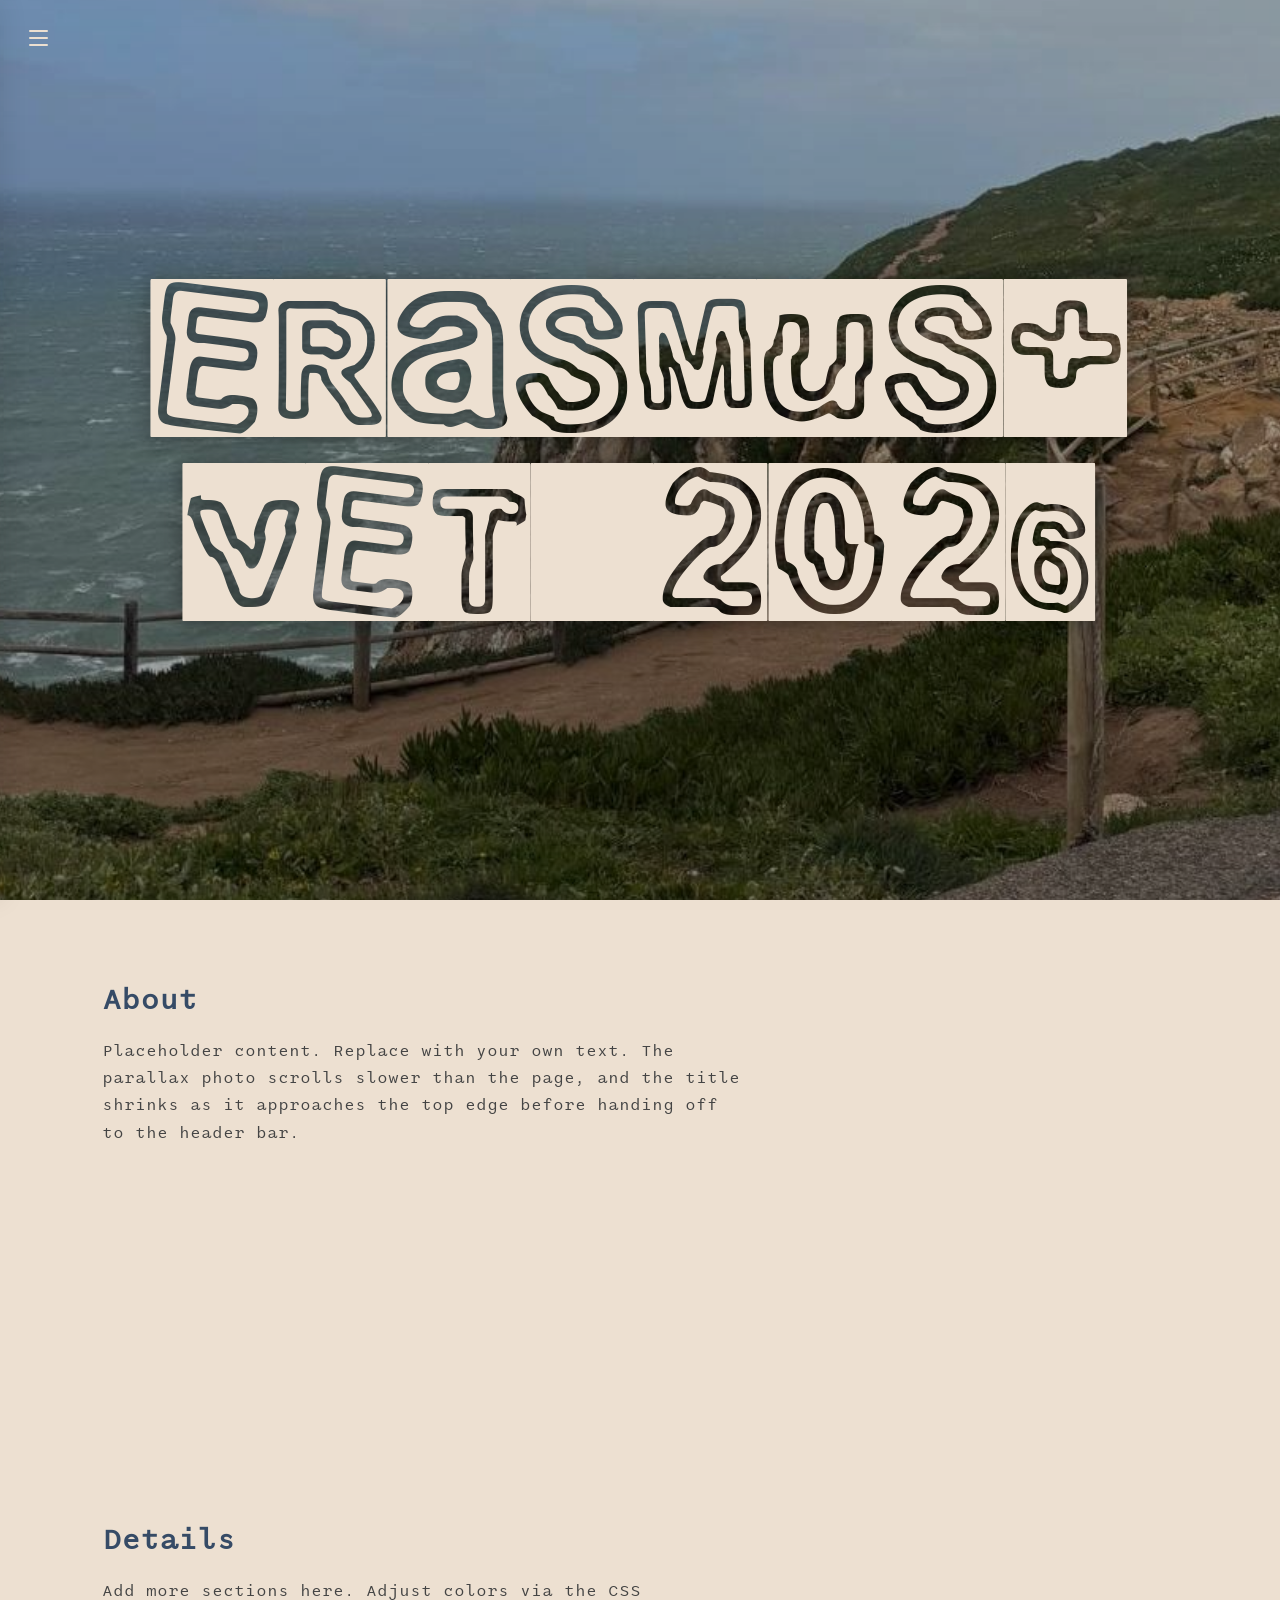
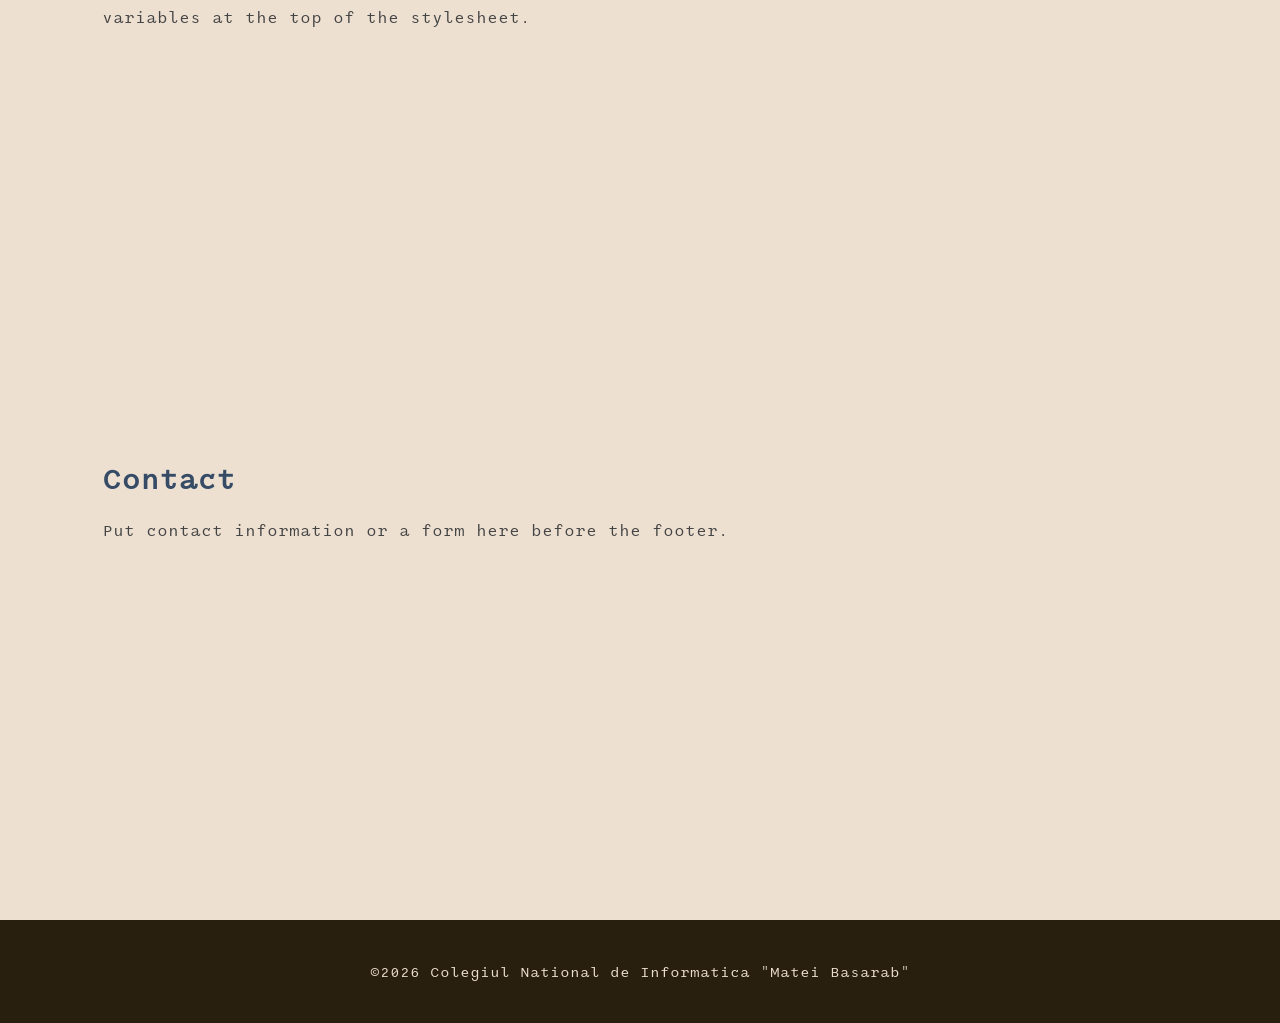
<file: index.html>
<!DOCTYPE html>
<html>

<head>
<meta charset="UTF-8">
<meta name="viewport" content="width=device-width, initial-scale=1.0">
<link rel="stylesheet" href="style.css">  
<title>Erasmus+ VET 2026</title>
</head>

<body>

  <header-nav></header-nav>


  
  <main>
    
    <div class="header-bar" id="headerBar">
      <h1>Erasmus+ VET 2026</h1>
    </div>

    <section class="hero" id="hero">
      <div class="hero-bg" id="heroBg" style="transform: translateY(0px); background: url(assets/cabo_de_roca1.jpg) center/cover no-repeat;"></div>  <!-- HERO background image added here -->
      <div class="hero-title-wrapper">
        <h1 class="hero-title" id="heroTitle" style="opacity: 1; font-size: 45.7px;">ERASMUS+ VET 2026</h1>
      </div>
    </section>

    <section class="section">
      <h2>About</h2>
      <p>Placeholder content. Replace with your own text. The parallax photo scrolls slower than the page, and the title shrinks as it approaches the top edge before handing off to the header bar.</p>
    </section>

    <section class="section">
      <h2>Details</h2>
      <p>Add more sections here. Adjust colors via the CSS variables at the top of the stylesheet.</p>
    </section>

    <section class="section">
      <h2>Contact</h2>
      <p>Put contact information or a form here before the footer.</p>
    </section>
    
  </main>











  <site-footer></site-footer>
  <script src="script.js"></script>

</body>

</html>
</file>
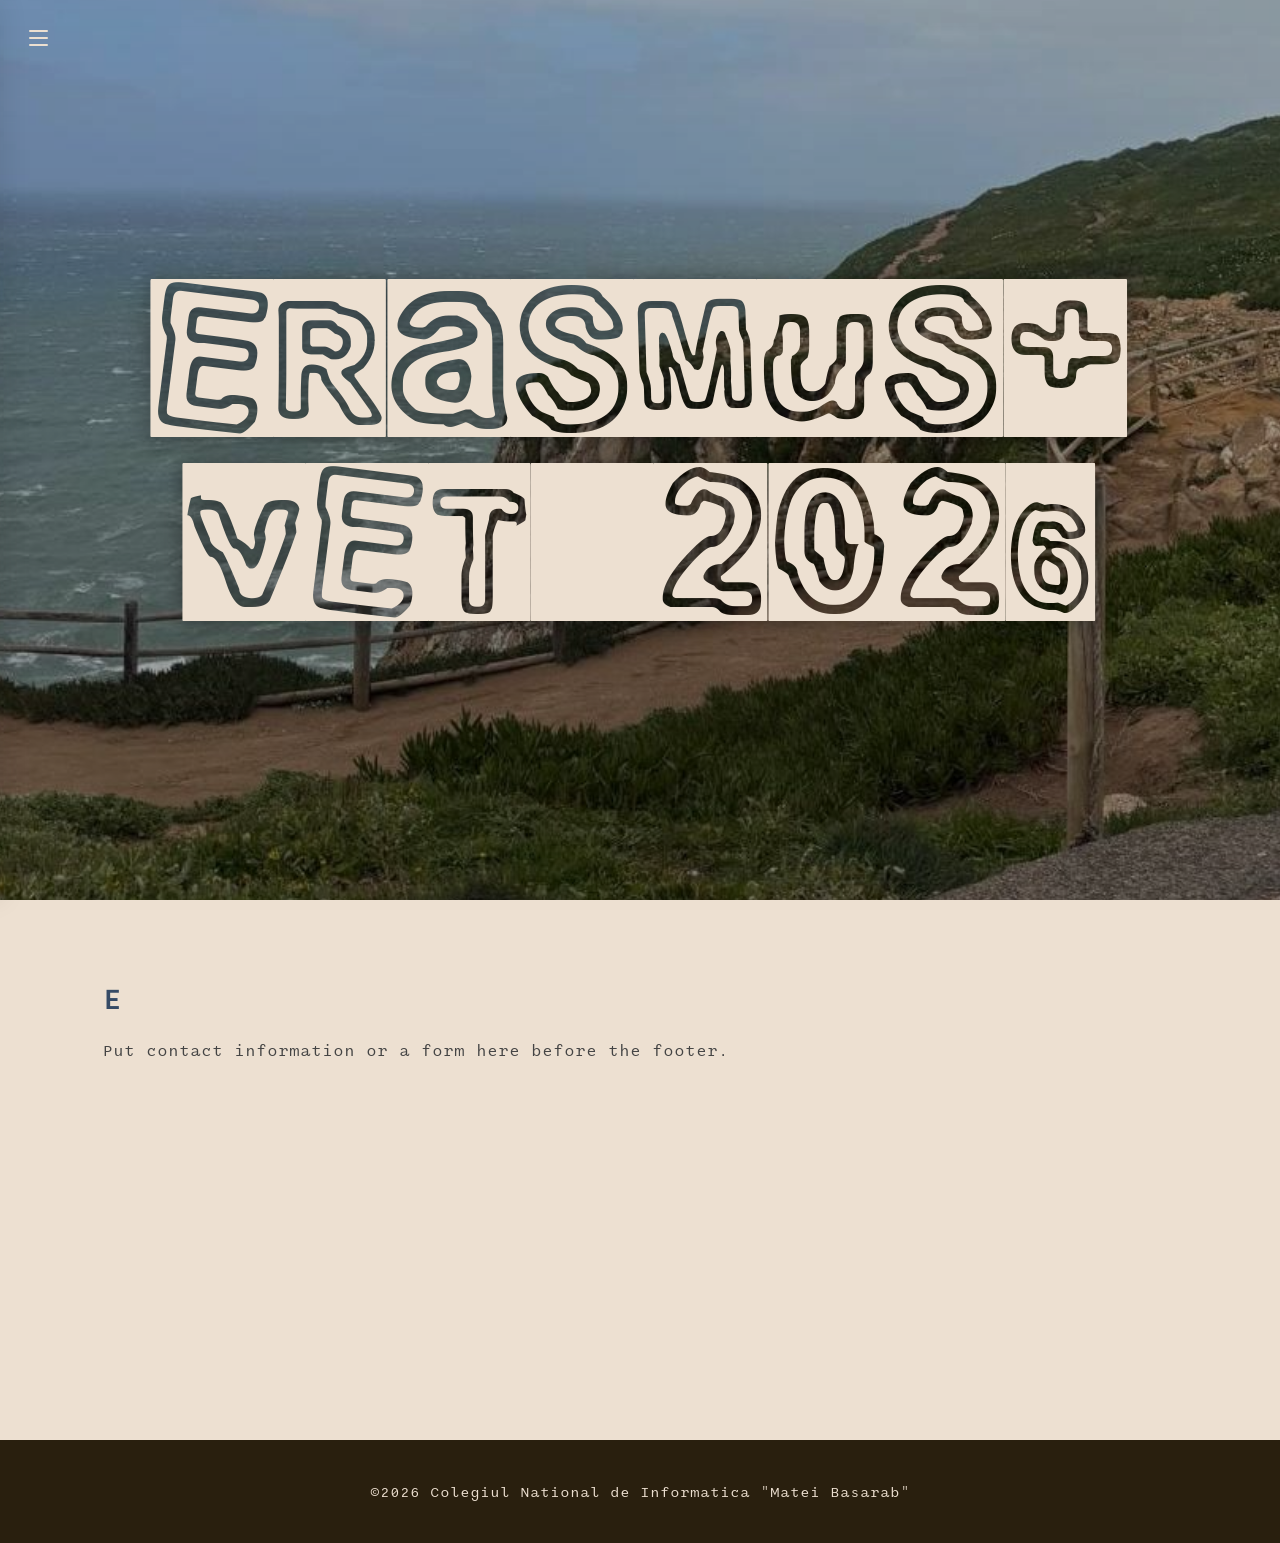
<file: diseminare/radio.html>
<!DOCTYPE html>
<html>

<head>
<meta charset="UTF-8">
<meta name="viewport" content="width=device-width, initial-scale=1.0">
<base href="../">  <!-- CHANGE THIS TO THE CORRECT BASE URL , based on the layer of the folder -->
<link rel="stylesheet" href="style.css">
<title>Erasmus+ VET 2026</title>
</head>

<body>

  <header-nav></header-nav>



  <main>
    
    <div class="header-bar" id="headerBar">
      <h1>Erasmus+ VET 2026</h1>
    </div>

    <section class="hero" id="hero">
      <div class="hero-bg" id="heroBg" style="transform: translateY(0px); background: url(assets/cabo_de_roca1.jpg) center/cover no-repeat;"></div>  <!-- HERO background image added here -->
      <div class="hero-title-wrapper">
        <h1 class="hero-title" id="heroTitle" style="opacity: 1; font-size: 45.7px;">ERASMUS+ VET 2026</h1>
      </div>
    </section>

    <section class="section">
      <h2>E</h2>
      <p>Put contact information or a form here before the footer.</p>
    
  </main>











  <site-footer></site-footer>

  <script src="script.js"></script>

</body>

</html>
</file>
<file: style.css>
@font-face {
  font-family: mainframe;
  src: url(assets/Mainframe-Regular.ttf);
}

@font-face {
  font-family: strarat;
  src: url(assets/strarat.ttf);
}

@font-face {
  font-family: epunk;
  src: url("assets/electric-punk.otf") format("opentype");
}

:root {
    --sidebar-w: 240px;
    --header-h: 80px;
    --bg: #EDE0D1;
    --ink: #291F0E;
    --accent: #364B66;
    --card: #f7eee1;
    --line: #ede0d1;
  }
  * { margin: 0; padding: 0; box-sizing: border-box; }
  body {
    font-family: mainframe;
    background: var(--bg);
    color: var(--ink);
    overflow-x: hidden;
  }

  /* ---------- MENU ICON ---------- */
  .menu-icon {
    position: fixed;
    top: 16px;
    left: 16px;
    z-index: 1000;
    width: 44px;
    height: 44px;
    background-color: transparent;
    cursor: pointer;
    display: flex;
    border: none;
    flex-direction: column;
    align-items: center;
    justify-content: center;
    gap: 5px;
    transition: transform 0.2s ease;
  }
  .menu-icon:hover { transform: scale(1.06);}
  .menu-icon span {
    display: block;
    width: 19px;
    height: 2px;
    background: var(--line);
    border-radius: 2px;
    transition: transform 0.3s ease, opacity 0.3s ease;
  }
  .menu-icon.open span:nth-child(1) { transform: translateY(7px) rotate(45deg); background: var(--ink); }
  .menu-icon.open span:nth-child(2) { opacity: 0; }
  .menu-icon.open span:nth-child(3) { transform: translateY(-7px) rotate(-45deg); background: var(--ink)}





  
  /* ---------- SIDEBAR (flyout style) ---------- */
  .sidebar {
    position: fixed;
    top: 0;
    left: 0;
    height: 100vh;
    width: var(--sidebar-w);
    background: var(--card);
    border-right: 1px solid var(--line);
    z-index: 900;
    transform: translateX(-100%);
    transition: transform 0.35s cubic-bezier(0.4, 0, 0.2, 1);
    overflow: visible;
    box-shadow: 4px 0 24px rgba(0,0,0,0.08);
  }
  .sidebar.expanded { transform: translateX(0); }
  .nav-list { list-style: none; padding-top: 72px; }
  .nav-item > button {
    display: flex;
    align-items: center;
    justify-content: space-between;
    width: 100%;
    padding: 14px 20px;
    background: none;
    border: none;
    font-family: inherit;
    font-size: 1rem;
    color: var(--ink);
    cursor: pointer;
    text-align: left;
    border-bottom: 1px solid var(--line);
    transition: background 0.2s;
  }
  .nav-item > button:hover { background: var(--bg); }
  .nav-arrow {
    font-size: 0.7rem;
    transition: transform 0.3s ease;
    color: var(--accent);
  }
  .nav-item.hovered > button .nav-arrow { transform: rotate(90deg); }
  .sub-list {
    list-style: none;
    position: absolute;
    left: 100%;
    top: 0;
    min-width: 200px;
    background: var(--card);
    border: 1px solid var(--line);
    border-left: none;
    box-shadow: 4px 4px 16px rgba(0,0,0,0.08);
    opacity: 0;
    visibility: hidden;
    transform: translateX(-8px);
    transition: opacity 0.25s ease, transform 0.25s ease, visibility 0.25s;
    z-index: 910;
  }
  .nav-item { position: relative; }
  .nav-item.hovered > .sub-list {
    opacity: 1;
    visibility: visible;
    transform: translateX(0);
  }
  .sub-list li > button {
    display: flex;
    align-items: center;
    justify-content: space-between;
    width: 100%;
    padding: 12px 18px;
    background: none;
    border: none;
    font-family: inherit;
    font-size: 0.92rem;
    color: #555;
    cursor: pointer;
    text-align: left;
    border-bottom: 1px solid var(--line);
    transition: background 0.2s, color 0.2s;
  }
  .sub-list li > button:hover { background: var(--bg); color: var(--ink); }
  .sub-list .nav-arrow { font-size: 0.65rem; }
  .sub-item { position: relative; }
  .sub-item.hovered > button .nav-arrow { transform: rotate(90deg); }
  .subsub-list {
    list-style: none;
    position: absolute;
    left: 100%;
    top: 0;
    min-width: 180px;
    background: var(--card);
    border: 1px solid var(--line);
    border-left: none;
    box-shadow: 4px 4px 16px rgba(0,0,0,0.08);
    opacity: 0;
    visibility: hidden;
    transform: translateX(-8px);
    transition: opacity 0.25s ease, transform 0.25s ease, visibility 0.25s;
    z-index: 920;
  }
  .sub-item.hovered > .subsub-list {
    opacity: 1;
    visibility: visible;
    transform: translateX(0);
  }
  .subsub-list li > a {
    display: block;
    padding: 10px 16px;
    font-size: 0.85rem;
    color: #777;
    text-decoration: none;
    border-bottom: 1px solid var(--line);
    transition: color 0.2s, background 0.2s;
  }
  .subsub-list li > a:hover { color: var(--accent); background: var(--bg); }
  nav button a {
    text-decoration: none;
    color: inherit;
  }








  /* ---------- HERO WITH PARALLAX ---------- */
  .hero {
    position: relative;
    height: 100vh;
    overflow: hidden;
    display: flex;
    align-items: center;
    justify-content: center;
  }
  .hero-bg {
    position: absolute;
    inset: -20% 0;
    will-change: transform;
  }
  .hero::after {
    content: '';
    position: absolute;
    inset: 0;
    background: linear-gradient(to bottom, rgba(0,0,0,0.2), rgba(0,0,0,0.4));
    z-index: 1;
  }
  .hero-title-wrapper {
    position: sticky;
    top: 0;
    z-index: 2;
    display: flex;
    align-items: center;
    justify-content: center;
    width: 100%;
    height: 100vh;
    pointer-events: none;
  }
  .hero-title {
    color: var(--bg);
    font-family: epunk;
    font-size: 10rem;
    font-weight: normal;
    letter-spacing: 0.02em;
    text-align: center;
    padding: 0 20px;
    text-shadow: 0 2px 20px rgba(0,0,0,0.4);
    transition: font-size 0.1s linear, letter-spacing 0.1s linear;
    will-change: font-size;
  }
  .header-bar {
    position: fixed;
    top: 0;
    left: 0;
    right: 0;
    height: var(--header-h);
    background: var(--accent);
    backdrop-filter: blur(8px);
    border-bottom: 1px solid var(--line);
    z-index: 800;
    display: flex;
    align-items: center;
    justify-content: left;
    padding-left: 3.6rem;
    padding-bottom: 0.3rem;
    opacity: 0;
    transform: translateY(-100%);
    transition: opacity 0.3s ease, transform 0.3s ease;
    pointer-events: none;
  }
  .header-bar.visible {
    opacity: 1;
    transform: translateY(0);
    pointer-events: auto;
  }
  .header-bar h1 {
    font-size: 1.6rem;
    font-weight: normal;
    letter-spacing: 0.03em;
    color: var(--line);
  }
  .section {
    min-height: 60vh;
    padding: 80px 8%;
    border-bottom: 1px solid var(--line);
  }
  .section h2 {
    font-size: 1.8rem;
    margin-bottom: 20px;
    color: var(--accent);
  }
  .section p {
    max-width: 640px;
    line-height: 1.7;
    color: #444;
  }

  /* ---------- FOOTER ---------- */
  footer {
    background: var(--ink);
    color: var(--bg);
    padding: 40px 8%;
    text-align: center;
    font-size: 0.9rem;
    line-height: 1.6;
  }
  footer a { color: var(--accent); text-decoration: none; }
  footer a:hover { text-decoration: underline; }


/* ---------- REZOLVARE MOBIL (DOAR CSS) ---------- */
@media (max-width: 768px) {

  .sidebar {
    width: 85vw;
    max-height: 100vh;
    max-height: 100dvh;
    overflow-y: auto !important;
    -webkit-overflow-scrolling: touch;
  }
  .nav-list {
    padding-bottom: 60px; 
  }


/*   
  .sub-list,
  .subsub-list {
    position: static !important; 
    left: auto !important;
    top: auto !important;
    width: 100% !important;
    min-width: 100% !important;
    box-shadow: none !important;
    border: none !important;
    border-left: 2px solid var(--accent); 
    background: rgba(0, 0, 0, 0.03);
    display: none !important;
    opacity: 1 !important;
    visibility: visible !important;
    transform: none !important;
  }
  .subsub-list {
    background: rgba(0, 0, 0, 0.06);
  }
  .nav-item.hovered > .sub-list,
  .sub-item.hovered > .subsub-list {
    display: block !important;
  }
  .nav-item:focus-within > .sub-list,
  .sub-item:focus-within > .subsub-list {
    display: block !important;
  } */


  .sub-list,
  .subsub-list {
    position: static !important;
    width: 100% !important;
    box-shadow: none !important;
    border: none !important;
    border-left: 2px solid var(--accent);
    background: rgba(0, 0, 0, 0.03);
    
    display: none !important; /* Se ascund implicit */
    opacity: 1 !important;
    visibility: visible !important;
    transform: none !important;
  }

  .subsub-list {
    background: rgba(0, 0, 0, 0.06);
  }

  /* Afișăm submeniul DOAR dacă părintele are clasa .open adăugată de JS */
  .nav-item.open > .sub-list,
  .sub-item.open > .subsub-list {
    display: block !important;
  }
  .sub-list li > button {
    padding-left: 30px;
  }
  .subsub-list li > a {
    padding-left: 45px;
  }
}
</file>
